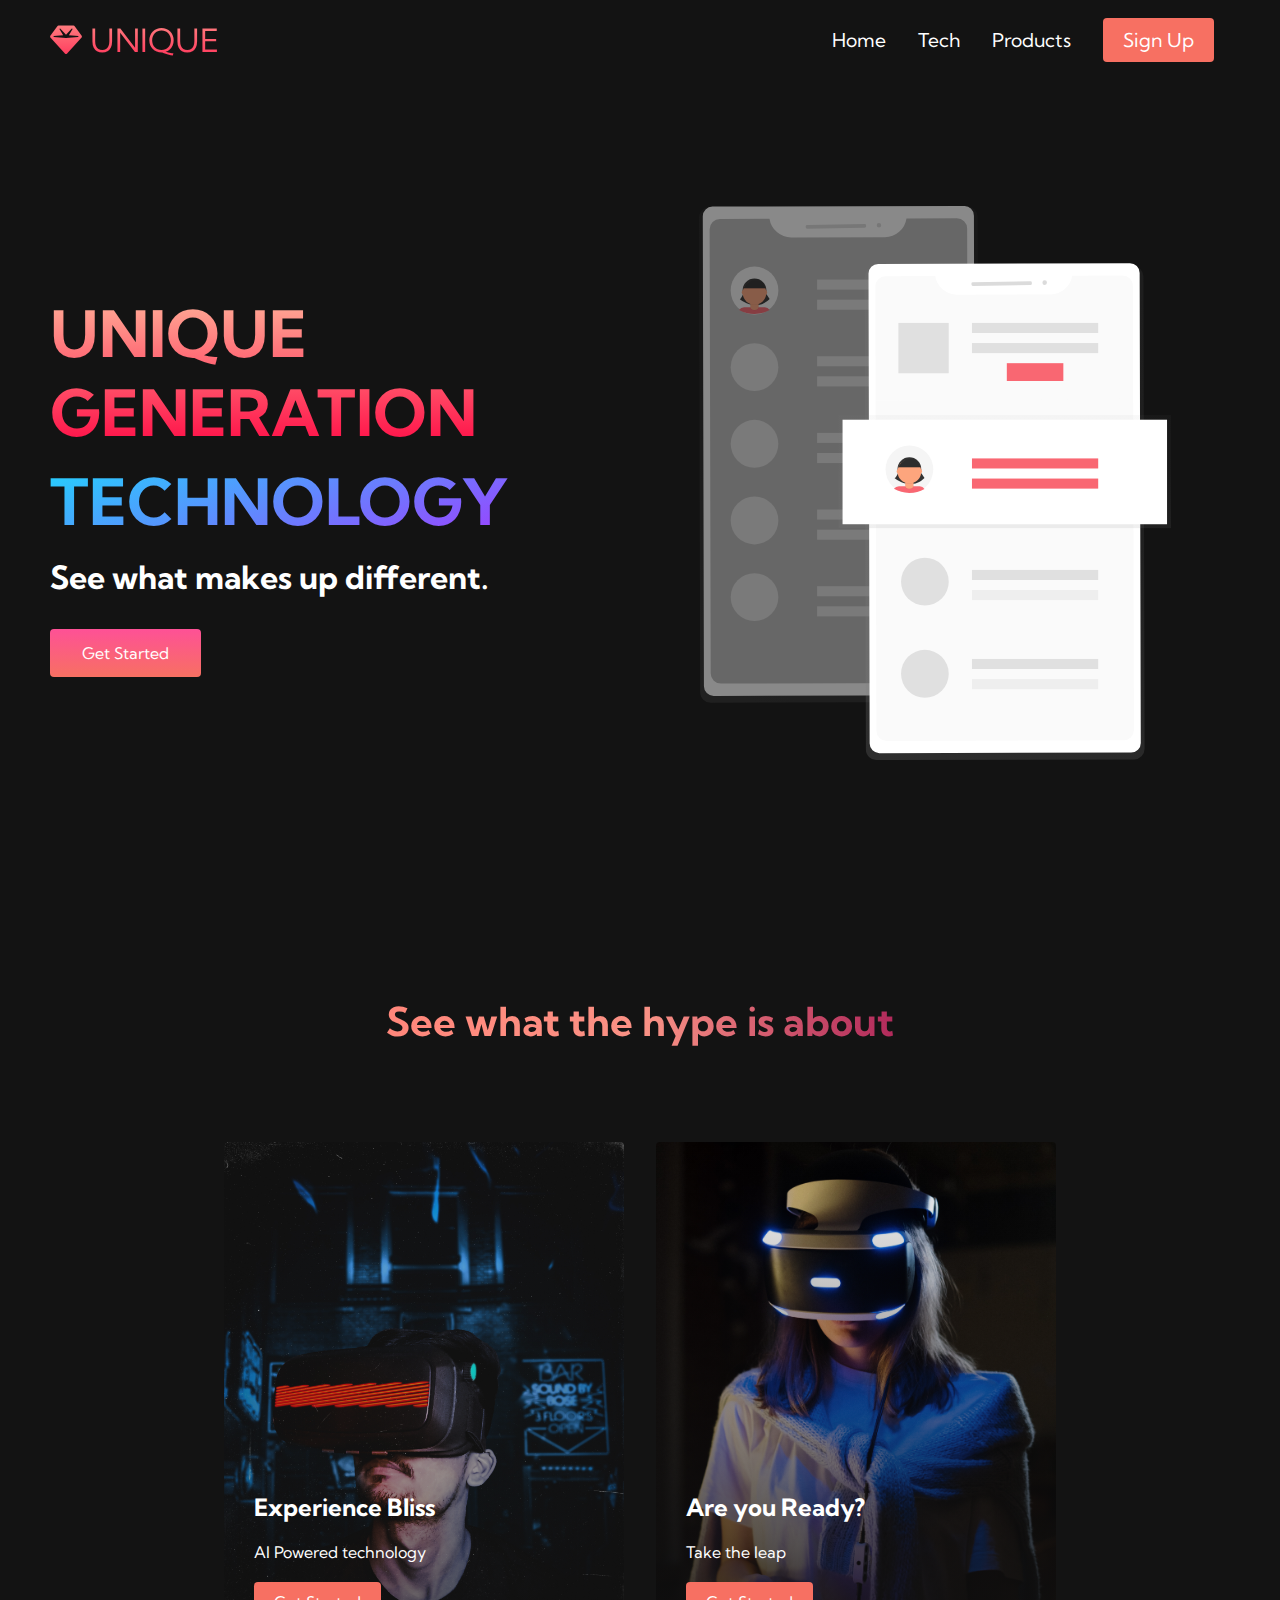
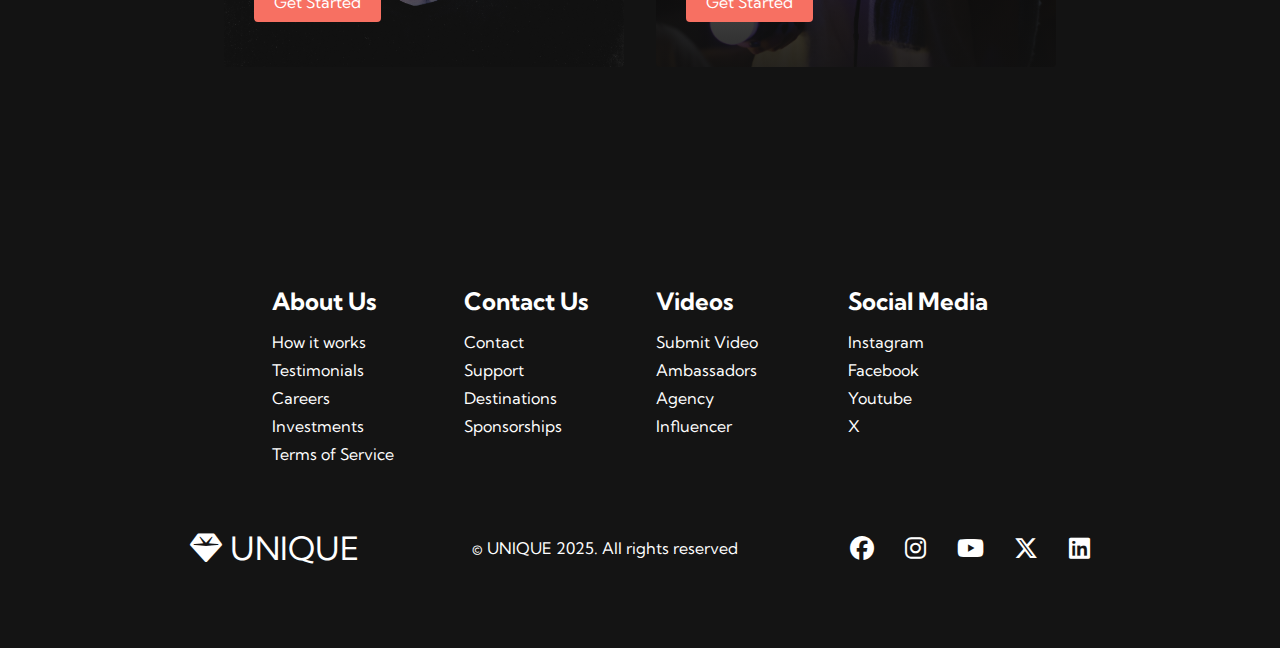
<file: index.html>
<!DOCTYPE html>
<html lang="en">
  <head>
    <meta charset="UTF-8" />
    <meta name="viewport" content="width=device-width, initial-scale=1.0" />
    <title>HTML CSS Website</title>
    <link rel="stylesheet" href="styles.css" />
    <link
      rel="stylesheet"
      href="https://cdnjs.cloudflare.com/ajax/libs/font-awesome/6.7.2/css/all.min.css"
      integrity="sha512-Evv84Mr4kqVGRNSgIGL/F/aIDqQb7xQ2vcrdIwxfjThSH8CSR7PBEakCr51Ck+w+/U6swU2Im1vVX0SVk9ABhg=="
      crossorigin="anonymous"
    />
    <link
      href="https://fonts.googleapis.com/css2?family=Kumbh+Sans:wght@400;700&display=swap"
      rel="stylesheet"
    />
  </head>
  <body>
    <!-- Navbar Section -->
    <nav class="navbar">
      <div class="navbar__container">
        <a href="/" id="navbar__logo"><i class="fas fa-gem"></i>UNIQUE</a>
        <div class="navbar__toggle" id="mobile-menu">
          <span class="bar"></span> <span class="bar"></span>
          <span class="bar"></span>
        </div>
        <ul class="navbar__menu">
          <li class="navbar__item">
            <a href="/" class="navbar__links">Home</a>
          </li>
          <li class="navbar__item">
            <a href="/tech.html" class="navbar__links">Tech</a>
          </li>
          <li class="navbar__item">
            <a href="/" class="navbar__links">Products</a>
          </li>
          <li class="navbar__btn"><a href="/sign-up.html" class="button">Sign Up</a></li>
        </ul>
      </div>
    </nav>

    <!-- Hero Section -->
    <div class="main">
      <div class="main__container">
        <div class="main__content">
          <h1>UNIQUE GENERATION</h1>
          <h2>TECHNOLOGY</h2>
          <p>See what makes up different.</p>
          <button class="main__btn"><a href="#">Get Started</a></button>
        </div>
        <div class="main__img--container">
          <img id="main__img" src="images/pic1.svg" />
        </div>
      </div>
    </div>

    <!-- Services Section -->
    <div class="services">
      <h1>See what the hype is about</h1>
      <div class="services__container">
        <div class="services__card">
          <h2>Experience Bliss</h2>
          <p>AI Powered technology</p>
          <button>Get Started</button>
        </div>
        <div class="services__card">
          <h2>Are you Ready?</h2>
          <p>Take the leap</p>
          <button>Get Started</button>
        </div>
      </div>
    </div>

    <!-- Footer Section -->
    <div class="footer__container">
      <div class="footer__links">
        <div class="footer__link--wrapper">
          <div class="footer__link--items">
            <h2>About Us</h2>
            <a href="/sign__up">How it works</a> <a href="/">Testimonials</a>
            <a href="/">Careers</a> <a href="/">Investments</a>
            <a href="/">Terms of Service</a>
          </div>
          <div class="footer__link--items">
            <h2>Contact Us</h2>
            <a href="/">Contact</a> <a href="/">Support</a>
            <a href="/">Destinations</a> <a href="/">Sponsorships</a>
          </div>
        </div>
        <div class="footer__link--wrapper">
          <div class="footer__link--items">
            <h2>Videos</h2>
            <a href="/">Submit Video</a> <a href="/">Ambassadors</a>
            <a href="/">Agency</a> <a href="/">Influencer</a>
          </div>
          <div class="footer__link--items">
            <h2>Social Media</h2>
            <a href="/">Instagram</a> <a href="/">Facebook</a>
            <a href="/">Youtube</a> <a href="/">X</a>
          </div>
        </div>
      </div>
      <section class="social__media">
        <div class="social__media--wrap">
          <div class="footer__logo">
            <a href="/" id="footer__logo"><i class="fas fa-gem"></i>UNIQUE</a>
          </div>
          <p class="website__rights">© UNIQUE 2025. All rights reserved</p>
          <div class="social__icons">
            <a
              class="social__icon--link"
              href="/"
              target="_blank"
              aria-label="Facebook"
            >
              <i class="fab fa-facebook"></i>
            </a>
            <a
              class="social__icon--link"
              href="/"
              target="_blank"
              aria-label="Instagram"
            >
              <i class="fab fa-instagram"></i>
            </a>
            <a
              class="social__icon--link"
              href="/"
              target="_blank"
              aria-label="Youtube"
            >
              <i class="fab fa-youtube"></i>
            </a>
            <a
              class="social__icon--link"
              href="/"
              target="_blank"
              aria-label="X"
            >
              <i class="fab fa-x-twitter"></i>
            </a>
            <a
              class="social__icon--link"
              href="/"
              target="_blank"
              aria-label="LinkedIn"
            >
              <i class="fab fa-linkedin"></i>
            </a>
          </div>
        </div>
      </section>
    </div>
    <script src="app.js"></script>
  </body>
</html>
</file>
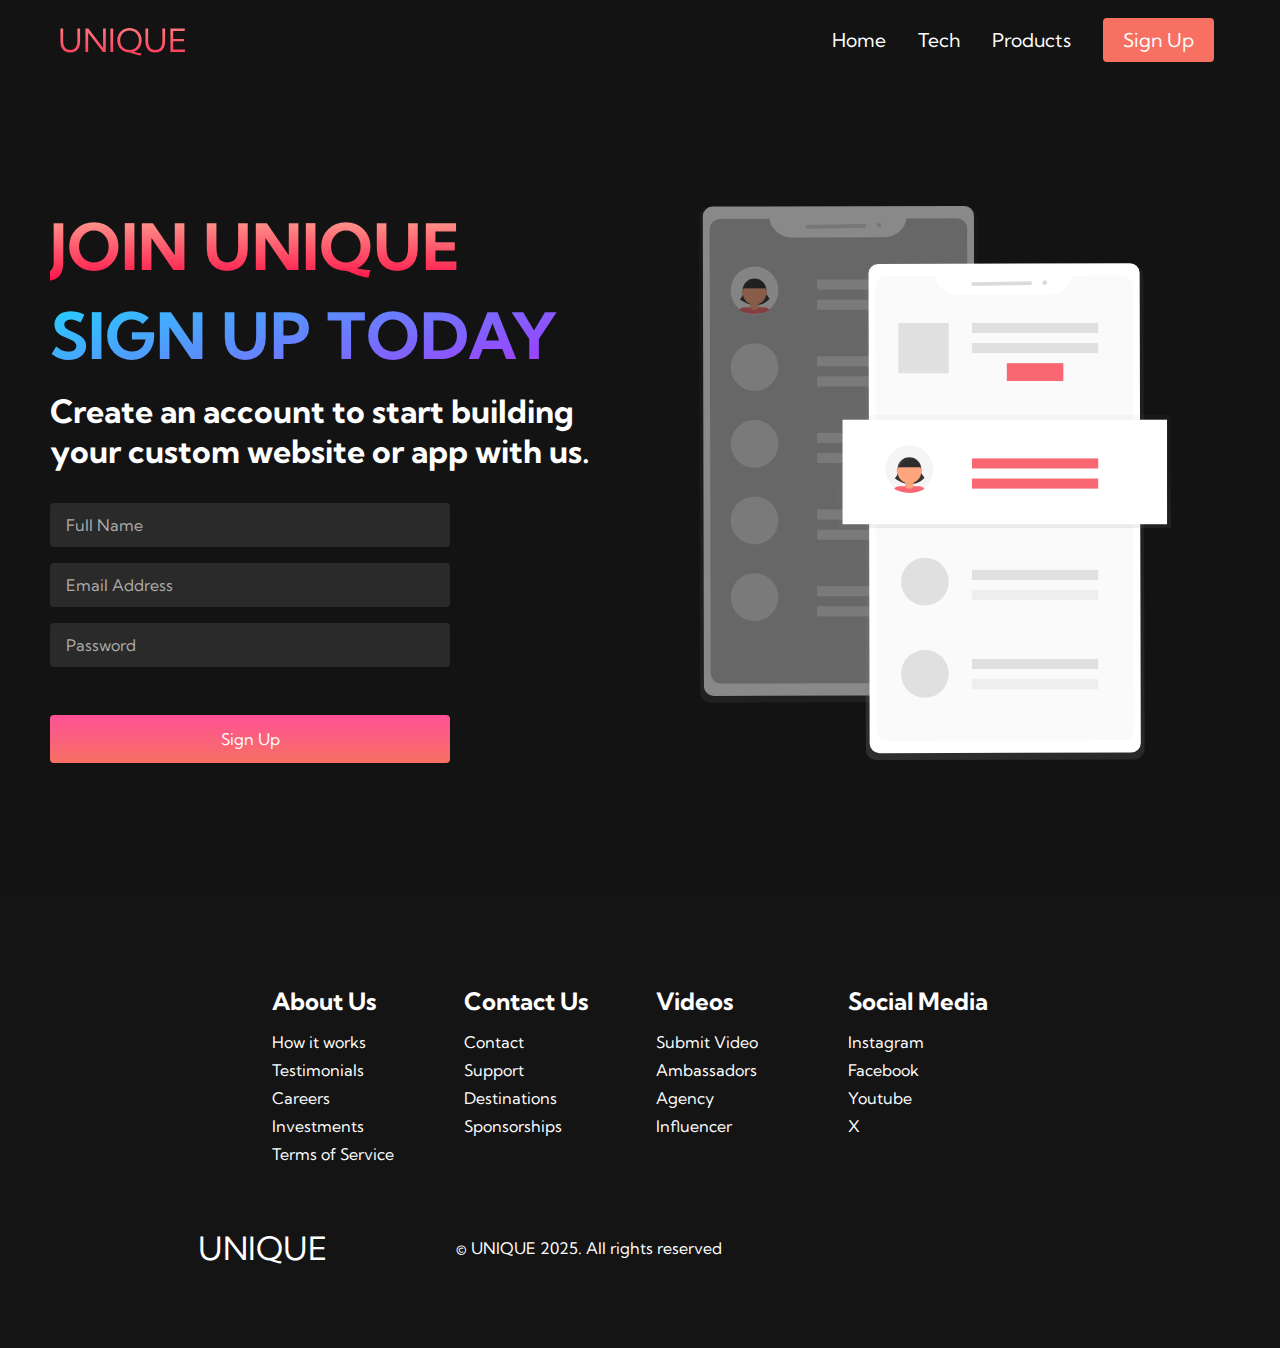
<file: sign-up.html>
<!DOCTYPE html>
<html lang="en">
  <head>
    <meta charset="UTF-8" />
    <meta name="viewport" content="width=device-width, initial-scale=1.0" />
    <title>Sign Up - UNIQUE</title>
    <link rel="stylesheet" href="styles.css" />
    <link
      rel="stylesheet"
      href="https://cdnjs.cloudflare.com/ajax/libs/font-awesome/6.7.2/css/all.min.css"
      integrity="sha512-Evv84Mr4kqVGRNSgIGL/F/aIDqQb7xQ2vcrdIwxfjThSH8CSV7PBEakCr51Ck+w+/U6swU2Im1vVX0SVk9ABhg=="
      crossorigin="anonymous"
    />
    <link
      href="https://fonts.googleapis.com/css2?family=Kumbh+Sans:wght@400;700&display=swap"
      rel="stylesheet"
    />
  </head>
  <body>
    <!-- Navbar Section -->
    <nav class="navbar">
      <div class="navbar__container">
        <a href="/" id="navbar__logo"><i class="fas fa-gem"></i>UNIQUE</a>
        <div class="navbar__toggle" id="mobile-menu">
          <span class="bar"></span>
          <span class="bar"></span>
          <span class="bar"></span>
        </div>
        <ul class="navbar__menu">
          <li class="navbar__item">
            <a href="/" class="navbar__links">Home</a>
          </li>
          <li class="navbar__item">
            <a href="/tech.html" class="navbar__links">Tech</a>
          </li>
          <li class="navbar__item">
            <a href="/" class="navbar__links">Products</a>
          </li>
          <li class="navbar__btn">
            <a href="/sign-up.html" class="button">Sign Up</a>
          </li>
        </ul>
      </div>
    </nav>

    <!-- Sign Up Section -->
    <div class="main">
      <div class="main__container">
        <div class="main__content">
          <h1>JOIN UNIQUE</h1>
          <h2>SIGN UP TODAY</h2>
          <p>Create an account to start building your custom website or app with us.</p>
          <form class="signup__form">
            <input
              type="text"
              name="name"
              placeholder="Full Name"
              class="signup__input"
              required
            />
            <input
              type="email"
              name="email"
              placeholder="Email Address"
              class="signup__input"
              required
            />
            <input
              type="password"
              name="password"
              placeholder="Password"
              class="signup__input"
              required
            />
            <button type="submit" class="main__btn">Sign Up</button>
          </form>
        </div>
        <div class="main__img--container">
          <img id="main__img" src="images/pic1.svg" alt="Sign Up Illustration" />
        </div>
      </div>
    </div>

    <!-- Footer Section -->
    <div class="footer__container">
      <div class="footer__links">
        <div class="footer__link--wrapper">
          <div class="footer__link--items">
            <h2>About Us</h2>
            <a href="/sign-up.html">How it works</a>
            <a href="/">Testimonials</a>
            <a href="/">Careers</a>
            <a href="/">Investments</a>
            <a href="/">Terms of Service</a>
          </div>
          <div class="footer__link--items">
            <h2>Contact Us</h2>
            <a href="/">Contact</a>
            <a href="/">Support</a>
            <a href="/">Destinations</a>
            <a href="/">Sponsorships</a>
          </div>
        </div>
        <div class="footer__link--wrapper">
          <div class="footer__link--items">
            <h2>Videos</h2>
            <a href="/">Submit Video</a>
            <a href="/">Ambassadors</a>
            <a href="/">Agency</a>
            <a href="/">Influencer</a>
          </div>
          <div class="footer__link--items">
            <h2>Social Media</h2>
            <a href="/">Instagram</a>
            <a href="/">Facebook</a>
            <a href="/">Youtube</a>
            <a href="/">X</a>
          </div>
        </div>
      </div>
      <section class="social__media">
        <div class="social__media--wrap">
          <div class="footer__logo">
            <a href="/" id="footer__logo"><i class="fas fa-gem"></i>UNIQUE</a>
          </div>
          <p class="website__rights">© UNIQUE 2025. All rights reserved</p>
          <div class="social__icons">
            <a class="social__icon--link" href="/" target="_blank" aria-label="Facebook">
              <i class="fab fa-facebook"></i>
            </a>
            <a class="social__icon--link" href="/" target="_blank" aria-label="Instagram">
              <i class="fab fa-instagram"></i>
            </a>
            <a class="social__icon--link" href="/" target="_blank" aria-label="Youtube">
              <i class="fab fa-youtube"></i>
            </a>
            <a class="social__icon--link" href="/" target="_blank" aria-label="X">
              <i class="fab fa-x-twitter"></i>
            </a>
            <a class="social__icon--link" href="/" target="_blank" aria-label="LinkedIn">
              <i class="fab fa-linkedin"></i>
            </a>
          </div>
        </div>
      </section>
    </div>

    <script src="app.js"></script>
  </body>
</html>
</file>
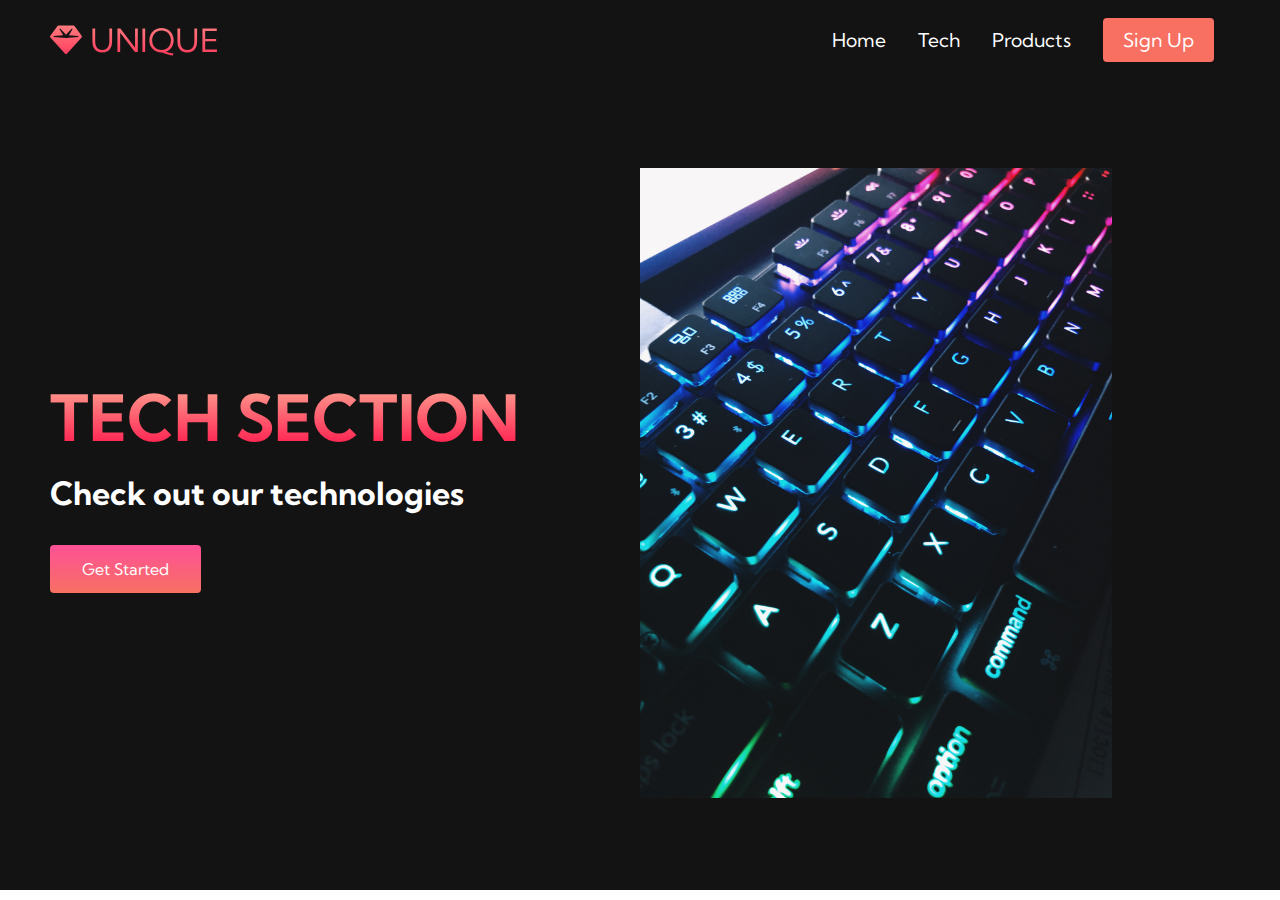
<file: tech.html>
<!DOCTYPE html>
<html lang="en">
  <head>
    <meta charset="UTF-8" />
    <meta name="viewport" content="width=device-width, initial-scale=1.0" />
    <title>HTML CSS Website</title>
    <link rel="stylesheet" href="styles.css" />
    <link
      rel="stylesheet"
      href="https://cdnjs.cloudflare.com/ajax/libs/font-awesome/6.7.2/css/all.min.css"
      integrity="sha512-Evv84Mr4kqVGRNSgIGL/F/aIDqQb7xQ2vcrdIwxfjThSH8CSR7PBEakCr51Ck+w+/U6swU2Im1vVX0SVk9ABhg=="
      crossorigin="anonymous"
    />
    <link
      href="https://fonts.googleapis.com/css2?family=Kumbh+Sans:wght@400;700&display=swap"
      rel="stylesheet"
    />
  </head>
  <body>
    <nav class="navbar">
      <div class="navbar__container">
        <a href="/" id="navbar__logo"><i class="fas fa-gem"></i>UNIQUE</a>
        <div class="navbar__toggle" id="mobile-menu">
          <span class="bar"></span> <span class="bar"></span>
          <span class="bar"></span>
        </div>
        <ul class="navbar__menu">
          <li class="navbar__item">
            <a href="/" class="navbar__links">Home</a>
          </li>
          <li class="navbar__item">
            <a href="/tech" class="navbar__links">Tech</a>
          </li>
          <li class="navbar__item">
            <a href="/products" class="navbar__links">Products</a>
          </li>
          <li class="navbar__btn">
            <a href="/sign-up.html" class="button">Sign Up</a>
          </li>
        </ul>
      </div>
    </nav>
    <div class="main">
      <div class="main__container">
        <div class="main__content">
          <h1>TECH SECTION</h1>
          <p>Check out our technologies</p>
          <button class="main__btn"><a href="#">Get Started</a></button>
        </div>
        <div class="main__img-container">
          <img id="main__img" src="images/pic2.jpg" />
        </div>
      </div>
    </div>

    <script src="app.js"></script>
  </body>
</html>
</file>
<file: styles.css>
* {
  box-sizing: border-box;
  margin: 0;
  padding: 0;
  font-family: 'Kumbh Sans', sans-serif;
}

.navbar {
  background: #131313;
  height: 80px;
  display: flex;
  justify-content: center;
  align-items: center;
  font-size: 1.2rem;
  position: sticky;
  top: 0;
  z-index: 999;
}

.navbar__container {
  display: flex;
  justify-content: space-between;
  height: 80px;
  z-index: 1;
  width: 100%;
  max-width: 1300px;
  margin-right: auto;
  margin-left: auto;
  padding-right: 50px;
  padding-left: 50px;
}

#navbar__logo {
  background-color: #ff8177;
  background-image: linear-gradient(to top, #ff0844 0%, #ffb199 100%);
  background-size: 100%;
  -webkit-background-clip: text;
  -moz-background-clip: text;
  -webkit-text-fill-color: transparent;
  -moz-text-fill-color: transparent;
  display: flex;
  align-items: center;
  cursor: pointer;
  text-decoration: none;
  font-size: 2rem;
}

.fa-gem {
  margin-right: 0.5rem;
}

.navbar__menu {
  display: flex;
  align-items: center;
  list-style: none;
  text-align: center;
}

.navbar__item {
  height: 80px;
}

.navbar__links {
  color: #fff;
  display: flex;
  align-items: center;
  justify-content: center;
  text-decoration: none;
  padding: 0 1rem;
  height: 100%;
}

.navbar__btn {
  display: flex;
  justify-content: center;
  align-items: center;
  padding: 0 1rem;
  width: 100%;
}

.button {
  display: flex;
  justify-content: center;
  align-items: center;
  text-decoration: none;
  padding: 10px 20px;
  height: 100%;
  width: 100%;
  border: none;
  outline: none;
  border-radius: 4px;
  background: #f77062;
  color: #fff;
}

.button:hover {
  background: #4837ff;
  transition: all 0.3s ease;
}

.navbar__links:hover {
  color: #f77062;
  transition: all 0.3s ease;
}

@media screen and (max-width: 960px) {
  .navbar__container {
    display: flex;
    justify-content: space-between;
    height: 80px;
    z-index: 1;
    width: 100%;
    max-width: 1300px;
    padding: 0;
  }

  .navbar__menu {
    display: grid;
    grid-template-columns: auto;
    margin: 0;
    width: 100%;
    position: absolute;
    top: -1000px;
    opacity: 1;
    transition: all 0.5s ease;
    height: 50vh;
    z-index: -1;
  }

  .navbar__menu.active {
    background: #131313;
    top: 100%;
    opacity: 1;
    transition: all 0.5s ease;
    z-index: 99;
    height: 50vh;
    font-size: 1.6rem;
  }

  #navbar__logo {
    padding-left: 25px;
  }

  .navbar__toggle .bar {
    width: 25px;
    height: 3px;
    margin: 5px auto;
    transition: all 0.3s ease-in-out;
    background: #fff;
  }

  .navbar__item {
    width: 100%;
  }

  .navbar__links {
    text-align: center;
    padding: 2rem;
    width: 100%;
    display: table;
  }

  .navbar__btn {
    padding-bottom: 2rem;
  }

  .button {
    display: flex;
    justify-content: center;
    align-items: center;
    width: 80%;
    height: 80px;
    margin: 0;
  }

  #mobile-menu {
    position: absolute;
    top: 20%;
    right: 5%;
    transform: translate(5%, 20%);
  }

  .navbar__toggle .bar {
    display: block;
    cursor: pointer;
  }

  #mobile-menu.is-active .bar:nth-child(2) {
    opacity: 0;
  }

  #mobile-menu.is-active .bar:nth-child(1) {
    transform: translateY(8px) rotate(45deg);
  }

  #mobile-menu.is-active .bar:nth-child(3) {
    transform: translateY(-8px) rotate(-45deg);
  }
}

/* Main Content CSS */
.main {
  background-color: #141414;
}

.main__container {
  display: grid;
  grid-template-columns: 1fr 1fr;
  align-items: center;
  justify-self: center;
  margin: 0 auto;
  height: 90vh;
  background-color: #131313;
  z-index: 1;
  width: 100%;
  max-width: 1300px;
  padding-right: 50px;
  padding-left: 50px;
}

.main__content {
  color: #fff;
  width: 100%;
}

.main__content h1 {
  font-size: 4rem;
  background-color: #ff8177;
  background-image: linear-gradient(to top, #ff0844 0%, #ffb199 100%);
  background-size: 100%;
  -webkit-background-clip: text;
  -moz-background-clip: text;
  -webkit-text-fill-color: transparent;
  -moz-text-fill-color: transparent;
}

.main__content h2 {
  font-size: 4rem;
  margin-top: 10px;
  background-color: #ff8177;
  background-image: linear-gradient(-20deg, #b721ff 0%, #21d4fd 100%);
  background-size: 100%;
  -webkit-background-clip: text;
  -moz-background-clip: text;
  -webkit-text-fill-color: transparent;
  -moz-text-fill-color: transparent;
}

.main__content p {
  margin-top: 1rem;
  font-size: 2rem;
  font-weight: 700;
}

.main__btn {
  font-size: 1rem;
  background-image: linear-gradient(to top, #f77062 0%, #fe5196 100%);
  padding: 14px 32px;
  border: none;
  border-radius: 4px;
  color: #fff;
  margin-top: 2rem;
  cursor: pointer;
  position: relative;
  transition: all 0.35s;
  outline: none;
}

.main__btn a {
  position: relative;
  z-index: 2;
  color: #fff;
  text-decoration: none;
}

.main__btn:after {
  position: absolute;
  content: '';
  top: 0;
  left: 0;
  width: 0;
  height: 100%;
  background: #4837ff;
  transition: all 0.35s;
  border-radius: 4px;
}

.main__btn:hover {
  color: #fff;
}

.main__btn:hover:after {
  width: 100%;
}

.main__img--container {
  text-align: center;
}

#main__img {
  height: 80%;
  width: 80%;
}

/* Sign Up Form CSS */
.signup__form {
  display: flex;
  flex-direction: column;
  margin-top: 2rem;
  width: 100%;
  max-width: 400px;
}

.signup__input {
  padding: 12px 16px;
  margin-bottom: 1rem;
  border: none;
  border-radius: 4px;
  background-color: #2a2a2a;
  color: #fff;
  font-size: 1rem;
  outline: none;
}

.signup__input::placeholder {
  color: #aaa;
}

.signup__input:focus {
  background-color: #333;
  box-shadow: 0 0 5px rgba(255, 112, 98, 0.5);
}

/* Mobile Responsive */
@media screen and (max-width: 768px) {
  .main__container {
    display: grid;
    grid-template-columns: auto;
    align-items: center;
    justify-self: center;
    width: 100%;
    margin: 0 auto;
    height: 90vh;
  }

  .main__content {
    text-align: center;
    margin-bottom: 4rem;
  }

  .main__content h1 {
    font-size: 2.5rem;
    margin-top: 2rem;
  }

  .main__content h2 {
    font-size: 3rem;
  }

  .main__content p {
    margin-top: 1rem;
    font-size: 1.5rem;
  }

  .signup__form {
    max-width: 100%;
  }
}

@media screen and (max-width: 480px) {
  .main__content h1 {
    font-size: 2rem;
    margin-top: 3rem;
  }

  .main__content h2 {
    font-size: 2rem;
  }

  .main__content p {
    margin-top: 2rem;
    font-size: 1.5rem;
  }

  .main__btn {
    padding: 12px 36px;
    margin: 2.5rem 0;
  }
}

/* Services Section */
.services {
  background: #131313;
  display: flex;
  flex-direction: column;
  justify-content: center;
  align-items: center;
  height: 100vh;
}

.services h1 {
  background-color: #ff8177;
  background-image: linear-gradient(
    to right,
    #ff8177 0%,
    #ff867a 0%,
    #ff8c7f 21%,
    #f99185 52%,
    #cf556c 78%,
    #b12a5b 100%
  );
  background-size: 100%;
  -webkit-background-clip: text;
  -moz-background-clip: text;
  -webkit-text-fill-color: transparent;
  -moz-text-fill-color: transparent;
  margin-bottom: 5rem;
  font-size: 2.5rem;
}

.services__container {
  display: flex;
  justify-content: center;
  flex-wrap: wrap;
}

.services__card {
  margin: 1rem;
  height: 525px;
  width: 400px;
  border-radius: 4px;
  background-image: linear-gradient(
      to bottom,
      rgba(0, 0, 0, 0) 0%,
      rgba(17, 17, 17, 0.6) 100%
    ),
    url('/images/pic3.jpg');
  background-size: cover;
  position: relative;
  color: #fff;
}

.services__card:before {
  opacity: 0.2;
}

.services__card:nth-child(2) {
  background-image: linear-gradient(
      to bottom,
      rgba(0, 0, 0, 0) 0%,
      rgba(17, 17, 17, 0.9) 100%
    ),
    url('/images/pic4.jpg');
}

.services__card h2 {
  position: absolute;
  top: 350px;
  left: 30px;
}

.services__card p {
  position: absolute;
  top: 400px;
  left: 30px;
}

.services__card button {
  color: #fff;
  padding: 10px 20px;
  border: none;
  outline: none;
  border-radius: 4px;
  background: #f77062;
  position: absolute;
  top: 440px;
  left: 30px;
  font-size: 1rem;
}

.services__card button:hover {
  cursor: pointer;
}

.services__card:hover {
  transform: scale(1.075);
  transition: 0.2s ease-in;
  cursor: pointer;
}

@media screen and (max-width: 960px) {
  .services {
    height: 1600px;
  }

  .services h1 {
    font-size: 2rem;
    margin-top: 12rem;
  }
}

@media screen and (max-width: 480px) {
  .services {
    height: 1400px;
  }

  .services h1 {
    font-size: 1.2rem;
  }

  .services__card {
    width: 300px;
  }
}

/* Footer CSS */
.footer__container {
  background-color: #141414;
  padding: 5rem 0;
  display: flex;
  flex-direction: column;
  justify-content: center;
  align-items: center;
}

#footer__logo {
  color: #fff;
  display: flex;
  align-items: center;
  cursor: pointer;
  text-decoration: none;
  font-size: 2rem;
}

.footer__links {
  width: 100%;
  max-width: 1000px;
  display: flex;
  justify-content: center;
}

.footer__link--wrapper {
  display: flex;
}

.footer__link--items {
  display: flex;
  flex-direction: column;
  align-items: flex-start;
  margin: 16px;
  text-align: left;
  width: 160px;
  box-sizing: border-box;
}

.footer__link--items h2 {
  margin-bottom: 16px;
}

.footer__link--items > h2 {
  color: #fff;
}

.footer__link--items a {
  color: #fff;
  text-decoration: none;
  margin-bottom: 0.5rem;
}

.footer__link--items a:hover {
  color: #e9e9e9;
  transition: 0.3s ease-out;
}

/* Social Icons */
.social__icon--link {
  color: #fff;
  font-size: 24px;
}

.social__media {
  max-width: 1000px;
  width: 100%;
}

.social__media--wrap {
  display: flex;
  justify-content: space-between;
  align-items: center;
  width: 90%;
  max-width: 1000px;
  margin: 40px auto 0 auto;
}

.social__icons {
  display: flex;
  justify-content: space-between;
  align-items: center;
  width: 240px;
}

.social__logo {
  color: #fff;
  justify-self: start;
  margin-left: 20px;
  cursor: pointer;
  text-decoration: none;
  font-size: 2rem;
  display: flex;
  align-items: center;
  margin-bottom: 16px;
}

.website__rights {
  color: #fff;
}

@media screen and (max-width: 820px) {
  .footer__links {
    padding-top: 2rem;
  }

  #footer__logo {
    margin-bottom: 2rem;
  }

  .website__rights {
    margin-bottom: 2rem;
  }

  .footer__link--wrapper {
    flex-direction: column;
  }

  .social__media--wrap {
    flex-direction: column;
  }
}

@media screen and (max-width: 480px) {
  .footer__link--items {
    margin: 0;
    padding: 10px;
    width: 100%;
  }
}
</file>
